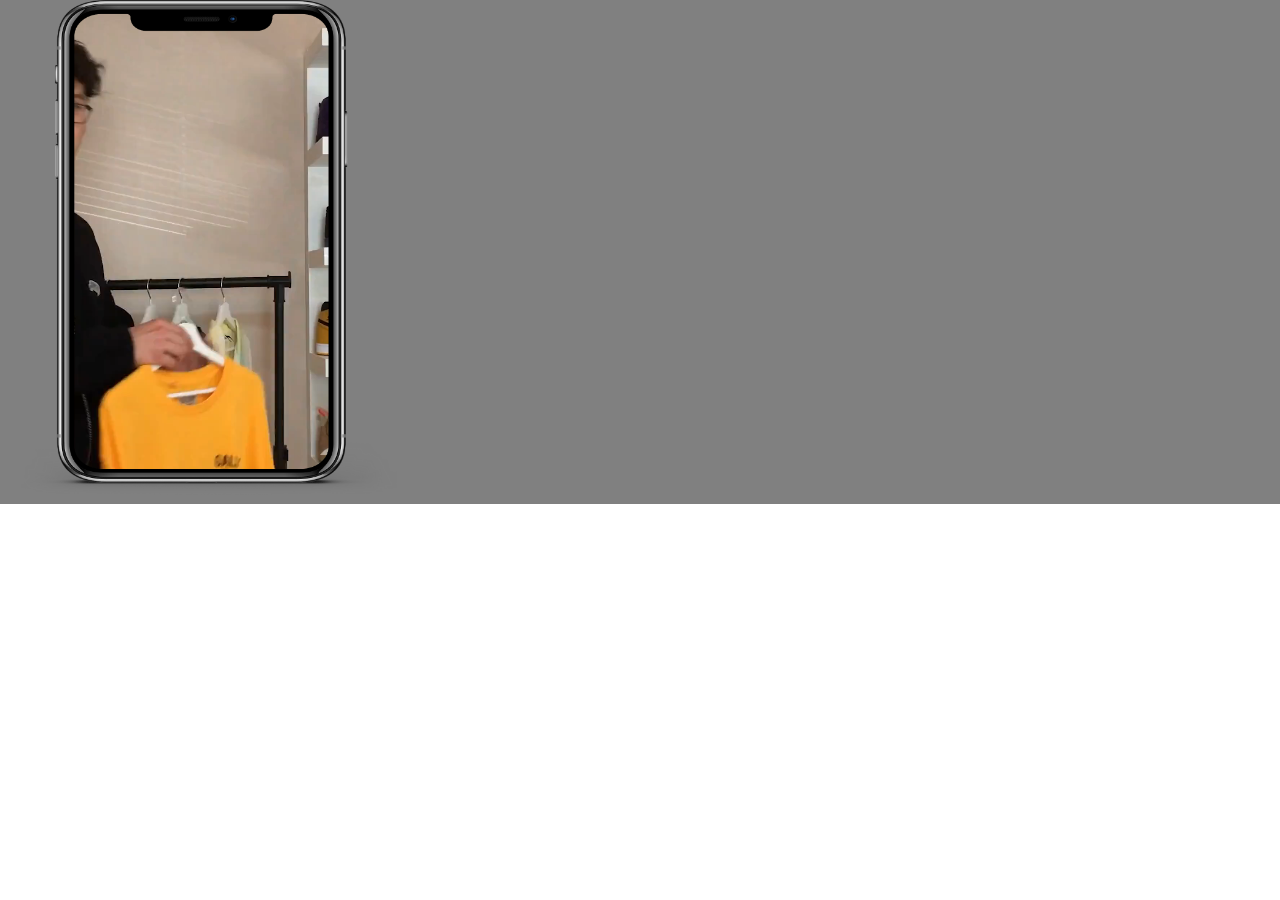
<file: Shop-Xp-main/index.html>
<!DOCTYPE html>
<html lang="en">
<head>
    <meta charset="UTF-8">
    <meta name="viewport" content="width=device-width, initial-scale=1.0">
    <title>Document</title>
    <link rel="stylesheet" href="./style.css">
</head>
<body>
    <div class="box">
        <video autoplay loop>
            <source src="./videos/video.mp4">
        </video>
        <img src="./photo/imgpsh_fullsize_anim.png" alt="">
    </div>
</body>
</html>
</file>
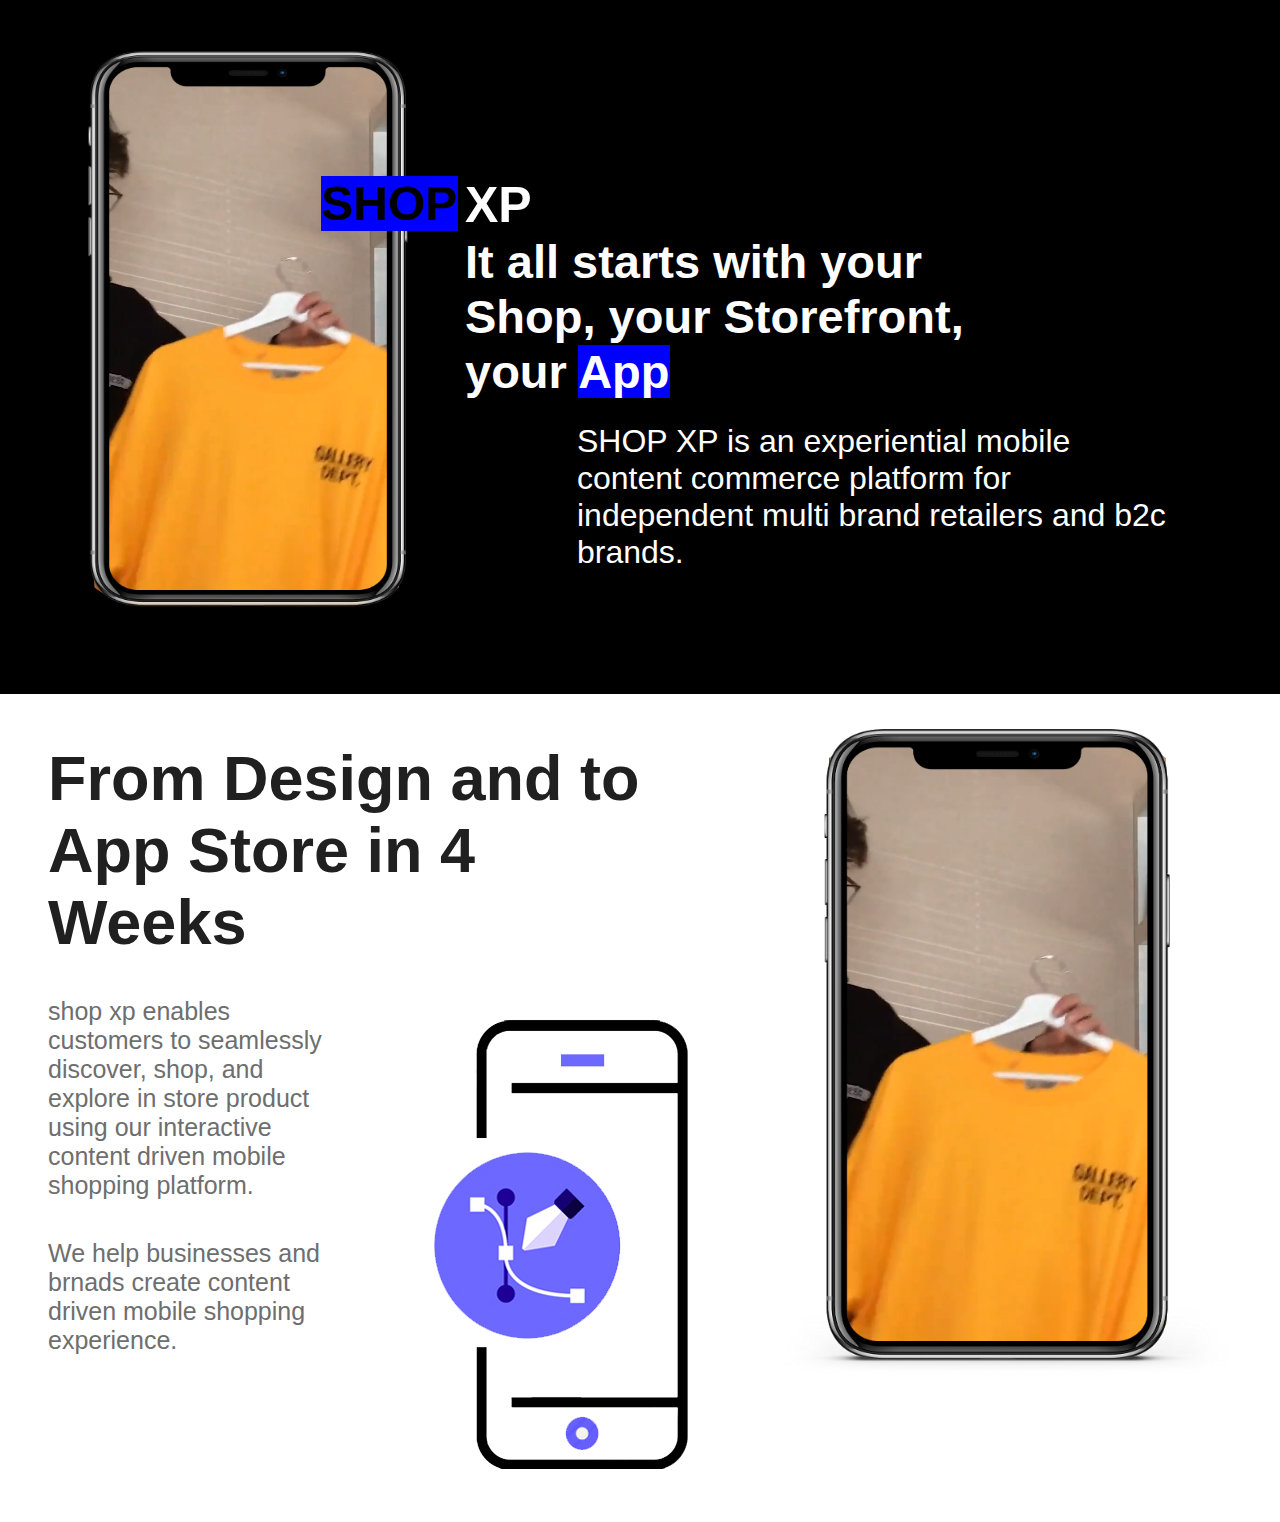
<file: Shop-Xp-main/ShopXp.html>
<!DOCTYPE html>
<html lang="en">
  <head>
    <meta charset="UTF-8" />
    <meta name="viewport" content="width=device-width, initial-scale=1.0" />
    <title>Document</title>
    <link rel="stylesheet" href="./shopXp.css" />
  </head>

  <body>
    <div class="container">
      <div class="content">
        <video autoplay loop muted>
          <source src="./videos/video.mp4" type="video/mp4" />
        </video>
        <img src="./photo/imgpsh_fullsize_anim.png" />
      </div>
      <div class="item">
        <span class="highlight">SHOP </span>
        <h6>XP</h6>
        <h3>
          It all starts with your Shop, your Storefront, your <span>App</span>
        </h3>
        <p>
          SHOP XP is an experiential mobile content commerce platform for
          independent multi brand retailers and b2c brands.
        </p>
      </div>
    </div>
    <div class="grid">
      <div class="grid-item item1">
        <h1>From Design and to App Store in 4 Weeks</h1>
      </div>
      <div class="grid-item item2">
        <video autoplay muted>
          <source src="./videos/video.mp4" type="video/mp4" />
        </video>
        <img src="./photo/imgpsh_fullsize_anim.png" class="img" />
      </div>

      <div class="grid-item item3">
        <p>
          shop xp enables customers to seamlessly discover, shop, and explore in
          store product using our interactive content driven mobile shopping
          platform.
        </p>
        <p class="second">
          We help businesses and brnads create content driven mobile shopping
          experience.
        </p>
      </div>
      <!-- <div class="grid-item item5"><img src="./Untitled-2.jpg" alt="" class="img2">

        </div> -->
      <div class="grid-item item4">
        <img src="./photo/mobileVector.png" alt="" class="img2" />
      </div>
    </div>
  </body>
</html>
</file>
<file: Shop-Xp-main/style.css>
*{
    margin: 0;
    padding: 0;
}
.box{
    background-color: grey;
}
.box img{
    width: 400px;
    height: 500px;
    position: relative;
    overflow: hidden;
    z-index: 100;

}
.box video {
    width: 278px;
    height: 462px;
    position: absolute;
    left: 60px;
    top: 10px;
    border-radius: 20px;
}
</file>
<file: Shop-Xp-main/shopXp.css>
* {
  margin: 0;
  padding: 0;
}

.container {
  background-color: #000;
  display: flex;
  justify-content: space-around;
  padding: 4rem;
}

.content img {
  height: 575px;
  width: 437px;
  margin-left: -36px;
  margin-top: -13px;
  position: relative;
}

.content video {
  height: 542px;
  width: 365px;
  text-align: left;
  margin-bottom: -209px;
  position: absolute;
  border-radius: 83px;
}

.item {
  padding-top: 7rem;
}

.item .highlight {
  background-color: blue;
  margin-left: -9rem;
  font-family: "Termina-demi", sans-serif;
  font-size: 3rem;
  color: #000;
  font-weight: bold;
  position: absolute;
  width: 137px;
  text-align: center;
}

.item h6 {
  font-size: 50px;
  font-family: "Termina-demi", sans-serif;
  width: 68px;
  color: white;
}

.item h3 {
  font-size: 47px;
  color: #ffffff;
  font-family: "Termina-regular", sans-serif;
  margin-bottom: 1.5rem;
  width: 37rem;
}

.item h3 span {
  background-color: blue;
  color: white;
  font-family: "Termina-regular", sans-serif;
}

.item p {
  font-size: 32px;
  color: #ffffff;
  margin-left: 7rem;
  font-family: "Termina-regular", sans-serif;
  width: 79%;
}

@media (max-width: 1024px) {
  .content img {
    height: 514px;
    width: 400px;
  }
  .content video {
    height: 471px;
    width: 344px;
  }
  .item {
    padding-top: 7rem;
  }
  .item .highlight {
    background-color: blue;
    width: 139px;
  }
  .item h6 {
    font-size: 50px;
    font-family: "Termina-demi", sans-serif;
    width: 68px;
    color: white;
  }
  .item h3 {
    font-size: 29px;
    width: 23rem;
  }
  .item h3 span {
    background-color: blue;
    color: white;
    font-family: "Termina-regular", sans-serif;
  }
  .item p {
    font-size: 21px;
    width: 70%;
  }
}

@media (max-width: 720px) and (min-width: 480px) {
  .container {
    display: flex;
    justify-content: center;
  }
  .item {
    padding: 0rem;
  }
  .content img {
    height: 535px;
    width: 355px;
  }
  .content video {
    height: 457px;
    width: 286px;
    border-radius: 69px;
  }
  .item .highlight {
    margin-left: -3rem;
    font-size: 35px;
  }
  .item h6 {
    font-size: 41px;
    margin-left: -2rem;
    margin-top: 8rem;
  }
  .item h3 {
    font-size: 28px;
    width: 12rem;
    margin-left: -2rem;
  }
  .item h3 span {
    background-color: blue;
    color: white;
    font-family: "Termina-regular", sans-serif;
  }
  .item p {
    font-size: 19px;
    margin-left: 2rem;
  }
}

@media (max-width: 480px) {
  .container {
    display: block;
  }
  .item {
    padding: 0rem;
  }
  .content img {
    height: 496px;
    width: 355px;
  }
  .content video {
    height: 457px;
    width: 286px;
    border-radius: 69px;
  }
  .item .highlight {
    margin-left: -2.5rem;
    font-size: 33px;
    width: 103px;
  }
  .item h6 {
    font-size: 37px;
    margin-left: 4rem;
  }
  .item h3 {
    font-size: 21px;
    width: 14rem;
    margin-left: 4rem;
  }
  .item h3 span {
    font-size: 18px;
  }
  .item p {
    font-size: 14px;
    margin-left: 7rem;
  }
}

/* Second section */

.grid {
  display: grid;
  padding: 3rem;
}

.grid-item h1 {
  font-family: "Termina-regular", sans-serif;
  font-size: 63px;
  color: #202020;
}

.grid-item .img {
  height: 653px;
  width: 473px;
  margin-left: -36px;
  margin-top: -13px;
  position: relative;
}

.grid-item video {
  height: 599px;
  width: 405px;
  text-align: left;
  margin-bottom: -209px;
  position: absolute;
  border-radius: 83px;
}

.grid-item p {
  font-family: "Termina-regular", sans-serif;
  font-size: 25px;
  color: #6e6e6e;
  margin-top: 39px;
  width: 277px;
}

.item1 {
  grid-column: 1 / span 2;
  grid-row: 1;
}

.item1 h1 {
  width: 81%;
}

.item2 {
  grid-column: 3;
  grid-row: 1 / span 2;
}

.item3 {
  grid-column: 1 / span 1;
  grid-row: 2;
}

.item5 {
  grid-column: 1 / span 1;
  grid-row: 2;
}

/* .item5 {
    margin-left: 42rem;
    margin-top: -25rem;
    animation-name: fade linear 7s;
}

@keyframes fade {
    form {
        opacity: 0;
        transform: rotateY(-15deg);
    }
    to {
        opacity: 1;
        transform: rotateY(0);
    }
} */

.grid-item .img2 {
  margin-top: 60px;
}
</file>
